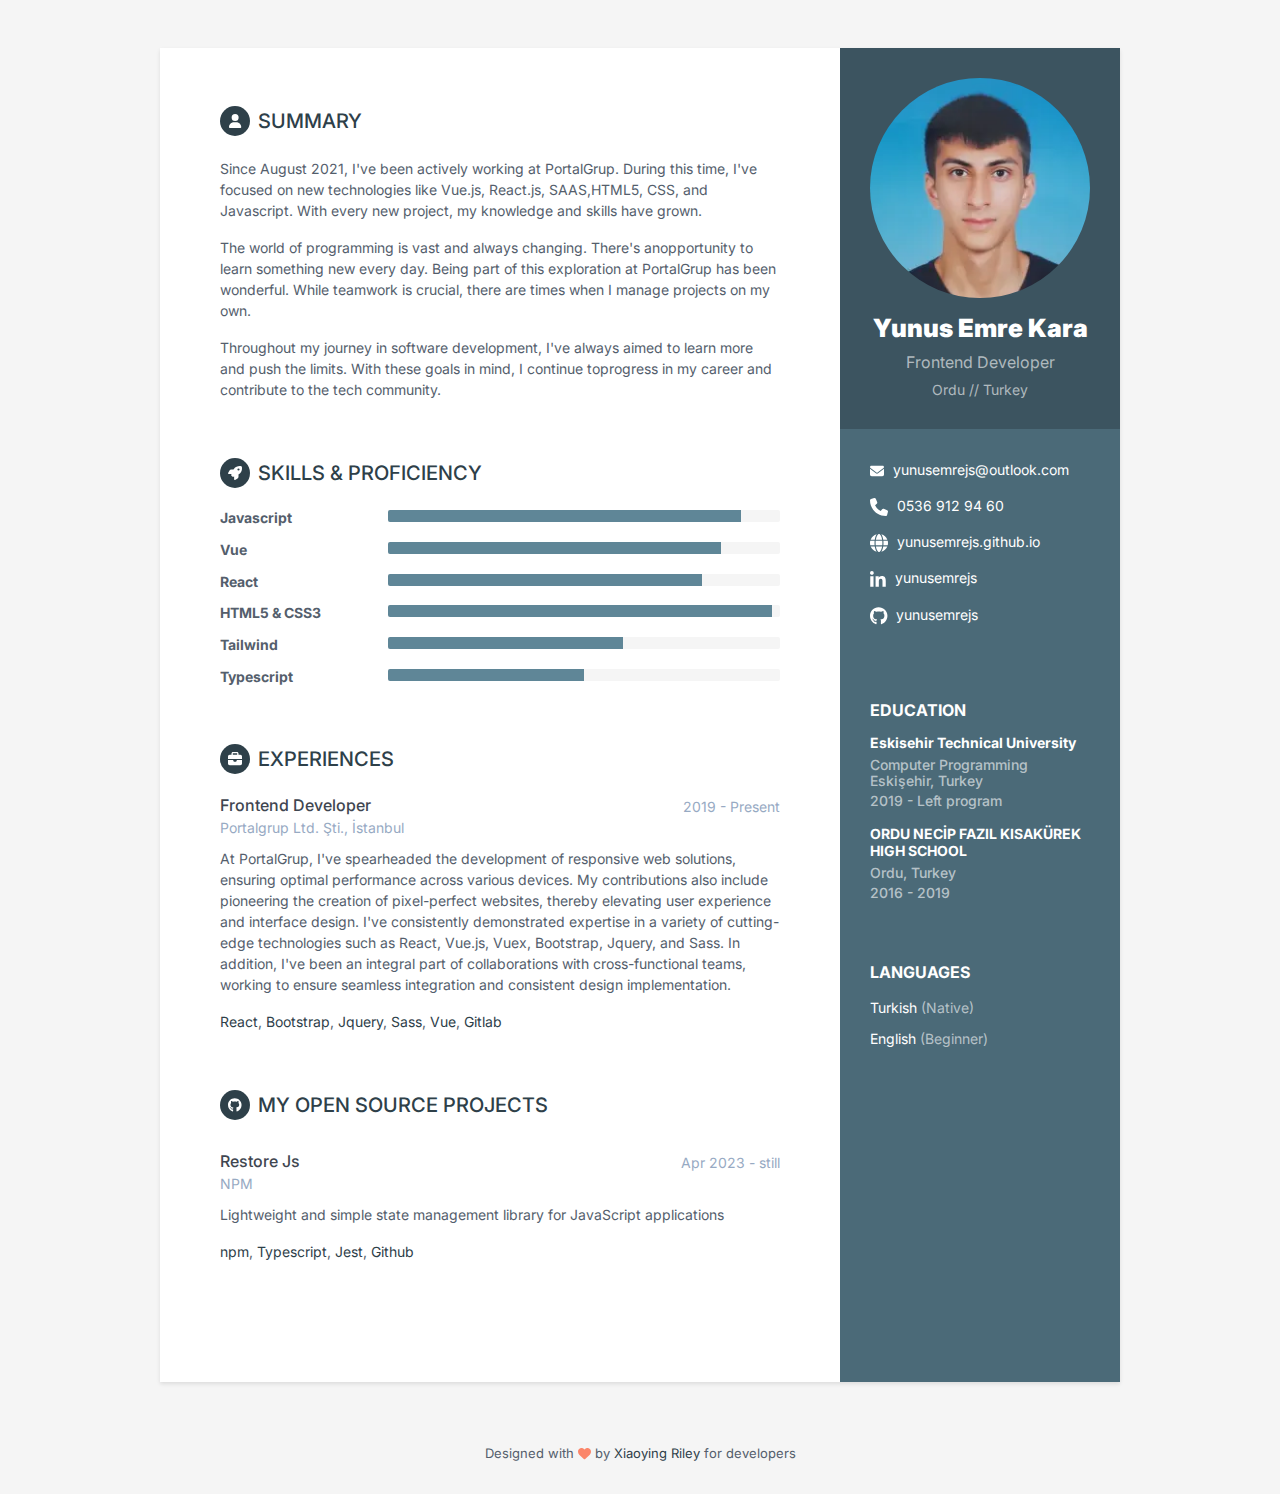
<file: index.html>
<!DOCTYPE html>
<html lang="en">
	<head>
		<title>Yunus Emre Kara | Frontend Developer</title>

		<!-- Meta -->
		<meta charset="utf-8">
		<meta http-equiv="X-UA-Compatible" content="IE=edge">
		<meta name="viewport" content="width=device-width, initial-scale=1.0">
		<meta name="description" content="Yunus Emre Kara CV">
		<meta name="author" content="Yunus Emre Kara">
		<link
		rel="shortcut icon" href="favicon.ico">
		<!-- Google Font -->
		<link
		href='https://fonts.googleapis.com/css?family=Inter:400,500,400italic,300italic,300,500italic,700,700italic,900,900italic' rel='stylesheet' type='text/css'>
		<!-- FontAwesome JS-->
		<script defer src="assets/fontawesome/js/all.min.js"></script>
		<!-- Global CSS -->
		<link
		rel="stylesheet" href="assets/plugins/bootstrap/css/bootstrap.min.css">
		<!-- Theme CSS -->
		<link id="theme-style" rel="stylesheet" href="assets/css/main.min.css">
		<link rel="stylesheet" href="assets/css/custom.min.css">
	</head>

	<body>
		<div class="wrapper mt-lg-5">
			<div class="sidebar-wrapper">
				<div class="profile-container">
					<picture>
						<source srcset="assets/images/profile.webp" type="image/webp">
						<img class="profile" src="assets/images/profile.png" alt="Yunus Emre Kara Profile Picture">
					</picture>
					<h1 class="name">Yunus Emre Kara</h1>
					<h3 class="tagline">Frontend Developer</h3>
					<h3 class="location">Ordu // Turkey</h3>
				</div>
				<!--//profile-container-->

				<div class="contact-container container-block">
					<ul class="list-unstyled contact-list">
						<li class="email">
							<i class="fa-solid fa-envelope"></i>
							<a href="mailto: yunusemrejs@outlook.com">yunusemrejs@outlook.com</a>
						</li>
						<li class="phone">
							<i class="fa-solid fa-phone"></i>
							<a href="tel:+905369129460">0536 912 94 60</a>
						</li>
						<li class="website">
							<i class="fa-solid fa-globe"></i>
							<a href="https://yunusemrejs.github.io/" target="_blank">yunusemrejs.github.io</a>
						</li>
						<li class="linkedin">
							<i class="fa-brands fa-linkedin-in"></i>
							<a href="https://www.linkedin.com/in/yunusemrejs/" target="_blank">yunusemrejs</a>
						</li>
						<li class="github">
							<i class="fa-brands fa-github"></i>
							<a href="https://github.com/yunusemrejs" target="_blank">yunusemrejs</a>
						</li>
					</ul>
				</div>
				<!--//contact-container-->
				<div class="education-container container-block">
					<h2 class="container-block-title">Education</h2>
					<div class="item">
						<h4 class="degree">Eskisehir Technical University</h4>
						<h5 class="meta">Computer Programming</h5>
						<h5 class="meta">Eskişehir, Turkey</h5>
						<div class="time">2019 - Left program</div>
					</div>
					<!--//item-->
					<div class="item">
						<h4 class="degree">ORDU NECİP FAZIL KISAKÜREK HIGH SCHOOL</h4>
						<h5 class="meta">Ordu, Turkey</h5>
						<div class="time">2016 - 2019</div>
					</div>
					<!--//item-->
				</div>
				<!--//education-container-->

				<div class="languages-container container-block">
					<h2 class="container-block-title">Languages</h2>
					<ul class="list-unstyled interests-list">
						<li>Turkish
							<span class="lang-desc">(Native)</span>
						</li>
						<li>English
							<span class="lang-desc">(Beginner)</span>
						</li>
					</ul>
				</div>
			</div>
			<!--//sidebar-wrapper-->

			<div class="main-wrapper">

				<section class="section summary-section">
					<h2 class="section-title">
						<span class="icon-holder">
							<i class="fa-solid fa-user"></i>
						</span>Summary</h2>
					<div class="summary">
						<p>
							Since August 2021, I've been actively working at PortalGrup. During this time, I've focused on new technologies like Vue.js, React.js, SAAS,HTML5, CSS, and Javascript. With every new project, my knowledge and skills have grown.
						</p>
						<p>
							The world of programming is vast and always changing. There's anopportunity to learn something new every day. Being part of this exploration at PortalGrup has been wonderful. While teamwork is crucial, there are times when I manage projects on my own.
						</p>
						<p>
							Throughout my journey in software development, I've always aimed to learn more and push the limits. With these goals in mind, I continue toprogress in my career and contribute to the tech community.
						</p>
					</div>
					<!--//summary-->
				</section>
				<!--//section-->

				<section class="skills-section section">
					<h2 class="section-title">
						<span class="icon-holder">
							<i class="fa-solid fa-rocket"></i>
						</span>Skills &amp; Proficiency</h2>
					<div class="skillset">
						<div class="item">
							<h3 class="level-title">Javascript</h3>
							<div class="progress level-bar">
								<div class="progress-bar theme-progress-bar" role="progressbar" style="width: 90%" aria-valuenow="90" aria-valuemin="0" aria-valuemax="100"></div>
							</div>
						</div>
						<!--//item-->

						<div class="item">
							<h3 class="level-title">Vue</h3>
							<div class="progress level-bar">
								<div class="progress-bar theme-progress-bar" role="progressbar" style="width: 85%" aria-valuenow="85" aria-valuemin="0" aria-valuemax="100"></div>
							</div>
						</div>
						<!--//item-->

						<div class="item">
							<h3 class="level-title">React</h3>
							<div class="progress level-bar">
								<div class="progress-bar theme-progress-bar" role="progressbar" style="width: 80%" aria-valuenow="80" aria-valuemin="0" aria-valuemax="100"></div>
							</div>
						</div>
						<!--//item-->

						<div class="item">
							<h3 class="level-title">HTML5 &amp; CSS3</h3>
							<div class="progress level-bar">
								<div class="progress-bar theme-progress-bar" role="progressbar" style="width: 98%" aria-valuenow="98" aria-valuemin="0" aria-valuemax="100"></div>
							</div>
						</div>
						<!--//item-->

						<div class="item">
							<h3 class="level-title">Tailwind</h3>
							<div class="progress level-bar">
								<div class="progress-bar theme-progress-bar" role="progressbar" style="width: 60%" aria-valuenow="60" aria-valuemin="0" aria-valuemax="100"></div>
							</div>
						</div>
						<!--//item-->

						<div class="item">
							<h3 class="level-title">Typescript</h3>
							<div class="progress level-bar">
								<div class="progress-bar theme-progress-bar" role="progressbar" style="width: 50%" aria-valuenow="50" aria-valuemin="0" aria-valuemax="100"></div>
							</div>
						</div>
						<!--//item-->
						
					</div>
				</section>
				<!--//skills-section-->

				<section class="section experiences-section">
					<h2 class="section-title">
						<span class="icon-holder">
							<i class="fa-solid fa-briefcase"></i>
						</span>Experiences</h2>

					<div class="item">
						<div class="meta">
							<div class="upper-row">
								<h3 class="job-title">Frontend Developer</h3>
								<div class="time">2019 - Present</div>
							</div>
							<!--//upper-row-->
							<div class="company">
								<div class="company">
									<a href="http://www.portalgrup.com/" target="_blank" rel="nofollow norefferer">Portalgrup Ltd. Şti., İstanbul</a>
								</div>
							</div>
						</div>
						<!--//meta-->
						<div class="details">
							<p>At PortalGrup, I've spearheaded the development of responsive web solutions, ensuring optimal performance across various devices. My contributions also include pioneering the creation of pixel-perfect websites, thereby elevating user experience and interface design. I've consistently demonstrated expertise in a variety of cutting-edge technologies such as React, Vue.js, Vuex, Bootstrap, Jquery, and Sass. In addition, I've been an integral part of collaborations with cross-functional teams, working to ensure seamless integration and consistent design implementation.</p>
						</div>
						<!--//details-->
						<p class="worked-with">
							<a target="_blank" rel="nofollow norefferer" href="https://react.dev/">React</a>,
							<a target="_blank" rel="nofollow norefferer" href="https://getbootstrap.com/">Bootstrap</a>,
							<a target="_blank" rel="nofollow norefferer" href="https://jquery.com/">Jquery</a>,
							<a target="_blank" rel="nofollow norefferer" href="https://sass-lang.com/">Sass</a>,
							<a target="_blank" rel="nofollow norefferer" href="https://vuejs.org/">Vue</a>,
							<a target="_blank" rel="nofollow norefferer" href="https://about.gitlab.com/">Gitlab</a>
						</p>
					</div>
					<!--//item-->
				</section>
				<!--//section-->

				<section class="section projects-section">
					<h2 class="section-title">
						<span class="icon-holder">
							<i class="fa-brands fa-github"></i>
						</span>MY OPEN SOURCE PROJECTS
					</h2>
					<div class="intro">
						<!-- <p>You can list your side projects or open source libraries in this section. Lorem ipsum dolor sit amet, consectetur adipiscing elit. Vestibulum et ligula in nunc bibendum fringilla a eu lectus.</p> -->
					</div>
					<!--//intro-->
					<div class="item">
						<div class="meta">
							<div class="upper-row">
								<h3 class="job-title">Restore Js</h3>
								<div class="time">Apr 2023 - still</div>
							</div>
							<!--//upper-row-->
							<div class="company">
								<a href="https://www.npmjs.com/package/@yunusemrejs/restore-js" target="_blank" rel="nofollow norefferer">NPM</a>
							</div>
						</div>
						<!--//meta-->
						<div class="details">
							<p>
								Lightweight and simple state management library for JavaScript applications
							</p>
							<p class="worked-with">
								<a target="_blank" rel="nofollow norefferer" href="https://www.npmjs.org/">npm</a>,
								<a target="_blank" rel="nofollow norefferer" href="https://www.typescriptlang.org/">Typescript</a>,
								<a target="_blank" rel="nofollow norefferer" href="https://facebook.github.io/jest/">Jest</a>,
								<a target="_blank" rel="nofollow norefferer" href="https://github.com/yunusemrejs/restore-js">Github</a>
							</p>
						</div>
						<!--//details-->
					</div>
					<!--//item-->
				</section>
				<!--//section-->

			</div>
			<!--//main-body-->
		</div>

		<footer class="footer">
			<div
				class="text-center">
				<!--/* This template is free as long as you keep the footer attribution link. If you'd like to use the template without the attribution link, you can buy the commercial license via our website: themes.3rdwavemedia.com Thank you for your support. :) */-->
				<small class="copyright">Designed with
					<i class="fa-solid fa-heart"></i>
					by
					<a href="http://themes.3rdwavemedia.com" target="_blank">Xiaoying Riley</a>
					for developers</small>
			</div>
			<!--//container-->
		</footer>
		<!--//footer-->

	</body>
</html>
</file>
<file: assets/css/main.min.css>
/*! 
 * Template Name: Orbit - Bootstrap 5 Resume/CV Template for Developers
 * Version: Bootstrap 5 v3.0
 * Author: Xiaoying Riley
 * Copyright: 3rd Wave Media
 * Twitter: @3rdwave_themes
 * Website: http://themes.3rdwavemedia.com/
*/a,a:focus{text-decoration:none}.sidebar-wrapper .contact-list .email .svg-inline--fa,body{font-size:14px}body{font-family:Inter,sans-serif;color:#545e6c;background:#f5f5f5;-webkit-font-smoothing:antialiased;-moz-osx-font-smoothing:grayscale}h1,h2,h3,h4,h5,h6{font-weight:700}a{color:#2e4049}a:hover{text-decoration:underline;color:#10171a;-webkit-transition:.4s ease-in-out;-moz-transition:.4s ease-in-out;-ms-transition:.4s ease-in-out;-o-transition:.4s ease-in-out}p{line-height:1.5}.wrapper{background:#4b6a78;max-width:960px;margin:0 auto;position:relative;-webkit-box-shadow:0 2px 4px rgba(0,0,0,.1);-moz-box-shadow:0 2px 4px rgba(0,0,0,.1);box-shadow:0 2px 4px rgba(0,0,0,.1)}.sidebar-wrapper{background:#4b6a78;position:absolute;right:0;width:280px;height:100%;min-height:800px;color:#fff}.sidebar-wrapper a{color:#fff}.sidebar-wrapper .profile-container{padding:30px;background:rgba(0,0,0,.2);text-align:center;color:#fff}.sidebar-wrapper .name{font-size:32px;font-weight:900;margin-top:0;margin-bottom:10px}.sidebar-wrapper .tagline{color:rgba(255,255,255,.6);font-size:16px;font-weight:400;margin-top:0;margin-bottom:0}.sidebar-wrapper .profile{margin-bottom:15px;max-width:100%;border-radius:50%}.sidebar-wrapper .contact-list .svg-inline--fa{margin-right:5px;font-size:18px;vertical-align:middle}.main-wrapper .projects-section .item,.sidebar-wrapper .contact-list li,.sidebar-wrapper .education-container .item{margin-bottom:15px}.sidebar-wrapper .contact-list li:last-child,.sidebar-wrapper .education-container .item:last-child,.sidebar-wrapper .interests-list,.sidebar-wrapper .interests-list li:last-child,.sidebar-wrapper .languages-list,.sidebar-wrapper .languages-list li:last-child{margin-bottom:0}.sidebar-wrapper .container-block{padding:30px}.sidebar-wrapper .container-block-title{text-transform:uppercase;font-size:16px;font-weight:700;margin-top:0;margin-bottom:15px}.sidebar-wrapper .degree{font-size:14px;margin-top:0;margin-bottom:5px}.sidebar-wrapper .education-container .meta{color:rgba(255,255,255,.6);font-weight:500;margin-bottom:0;margin-top:0;font-size:14px}.sidebar-wrapper .education-container .time{color:rgba(255,255,255,.6);font-weight:500;margin-bottom:0}.sidebar-wrapper .languages-container .lang-desc{color:rgba(255,255,255,.6)}.sidebar-wrapper .interests-list li,.sidebar-wrapper .languages-list li{margin-bottom:10px}.main-wrapper{background:#fff;padding:60px 340px 60px 60px}.main-wrapper .section-title{text-transform:uppercase;font-size:20px;font-weight:500;color:#2e4049;position:relative;margin-top:0;margin-bottom:20px}.main-wrapper .section-title .icon-holder{width:30px;height:30px;margin-right:8px;display:inline-block;color:#fff;-webkit-border-radius:50%;-moz-border-radius:50%;-ms-border-radius:50%;-o-border-radius:50%;border-radius:50%;-moz-background-clip:padding;-webkit-background-clip:padding-box;background:#2e4049;text-align:center;font-size:16px;position:relative;top:-2px;padding-top:2px}.main-wrapper .section-title .icon-holder .svg-inline--fa{font-size:14px;margin-top:6px}.main-wrapper .section{margin-bottom:60px}.main-wrapper .experiences-section .item,.main-wrapper .projects-section .intro{margin-bottom:30px}.main-wrapper .upper-row{position:relative;overflow:hidden;margin-bottom:2px}.main-wrapper .job-title{color:#3f4650;font-size:16px;margin-top:0;margin-bottom:0;font-weight:500}.main-wrapper .time{position:absolute;right:0;top:0;color:#97aac3}.main-wrapper .company{margin-bottom:10px;color:#97aac3}.main-wrapper .project-title{font-size:16px;font-weight:400;margin-top:0;margin-bottom:5px}.skillset .item{margin-bottom:15px;overflow:hidden}.skillset .level-title{font-size:14px;margin-top:0;margin-bottom:12px}.skillset .level-bar{height:12px;background:padding-box #f5f5f5;-webkit-border-radius:2px;-moz-border-radius:2px;-ms-border-radius:2px;-o-border-radius:2px;border-radius:2px;-moz-background-clip:padding;-webkit-background-clip:padding-box}.skillset .theme-progress-bar{background:#5f8697}.footer{padding:60px 30px 30px}.footer .copyright{line-height:1.6;color:#545e6c;font-size:13px}.footer .fa-heart{color:#fb866a}@media (max-width:767.98px){.sidebar-wrapper{position:static;width:inherit}.main-wrapper{padding:30px}.main-wrapper .time{position:static;display:block;margin-top:5px}.main-wrapper .upper-row{margin-bottom:0}}@media (min-width:992px){.skillset .level-title{display:inline-block;float:left;width:30%;margin-bottom:0}}
</file>
<file: assets/css/custom.min.css>
.main-wrapper .company a{color:#97aac3}.sidebar-wrapper .location{color:rgba(255,255,255,.6);font-size:14px;margin-top:10px;margin-bottom:0;font-weight:400}.sidebar-wrapper .name{font-size:25px}.sidebar-wrapper .profile{object-fit:cover;height:220px;width:220px}
</file>
